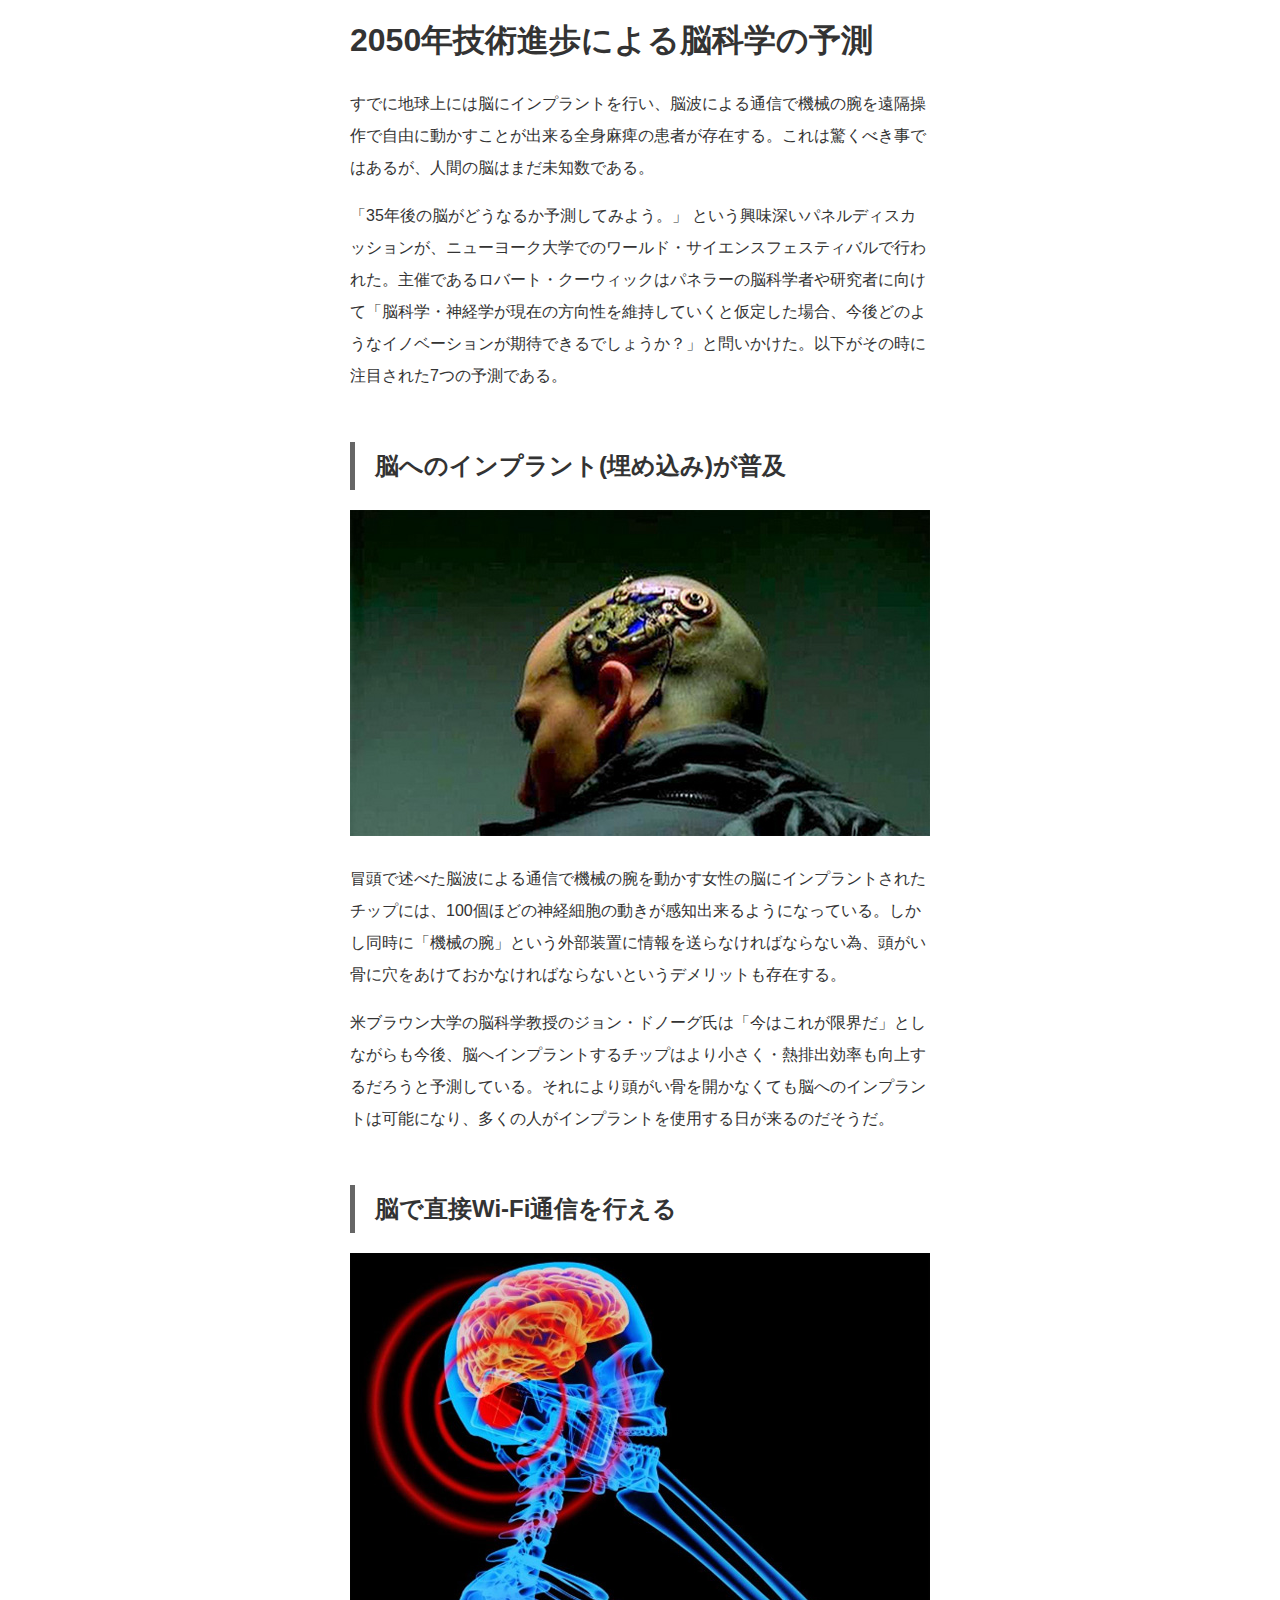
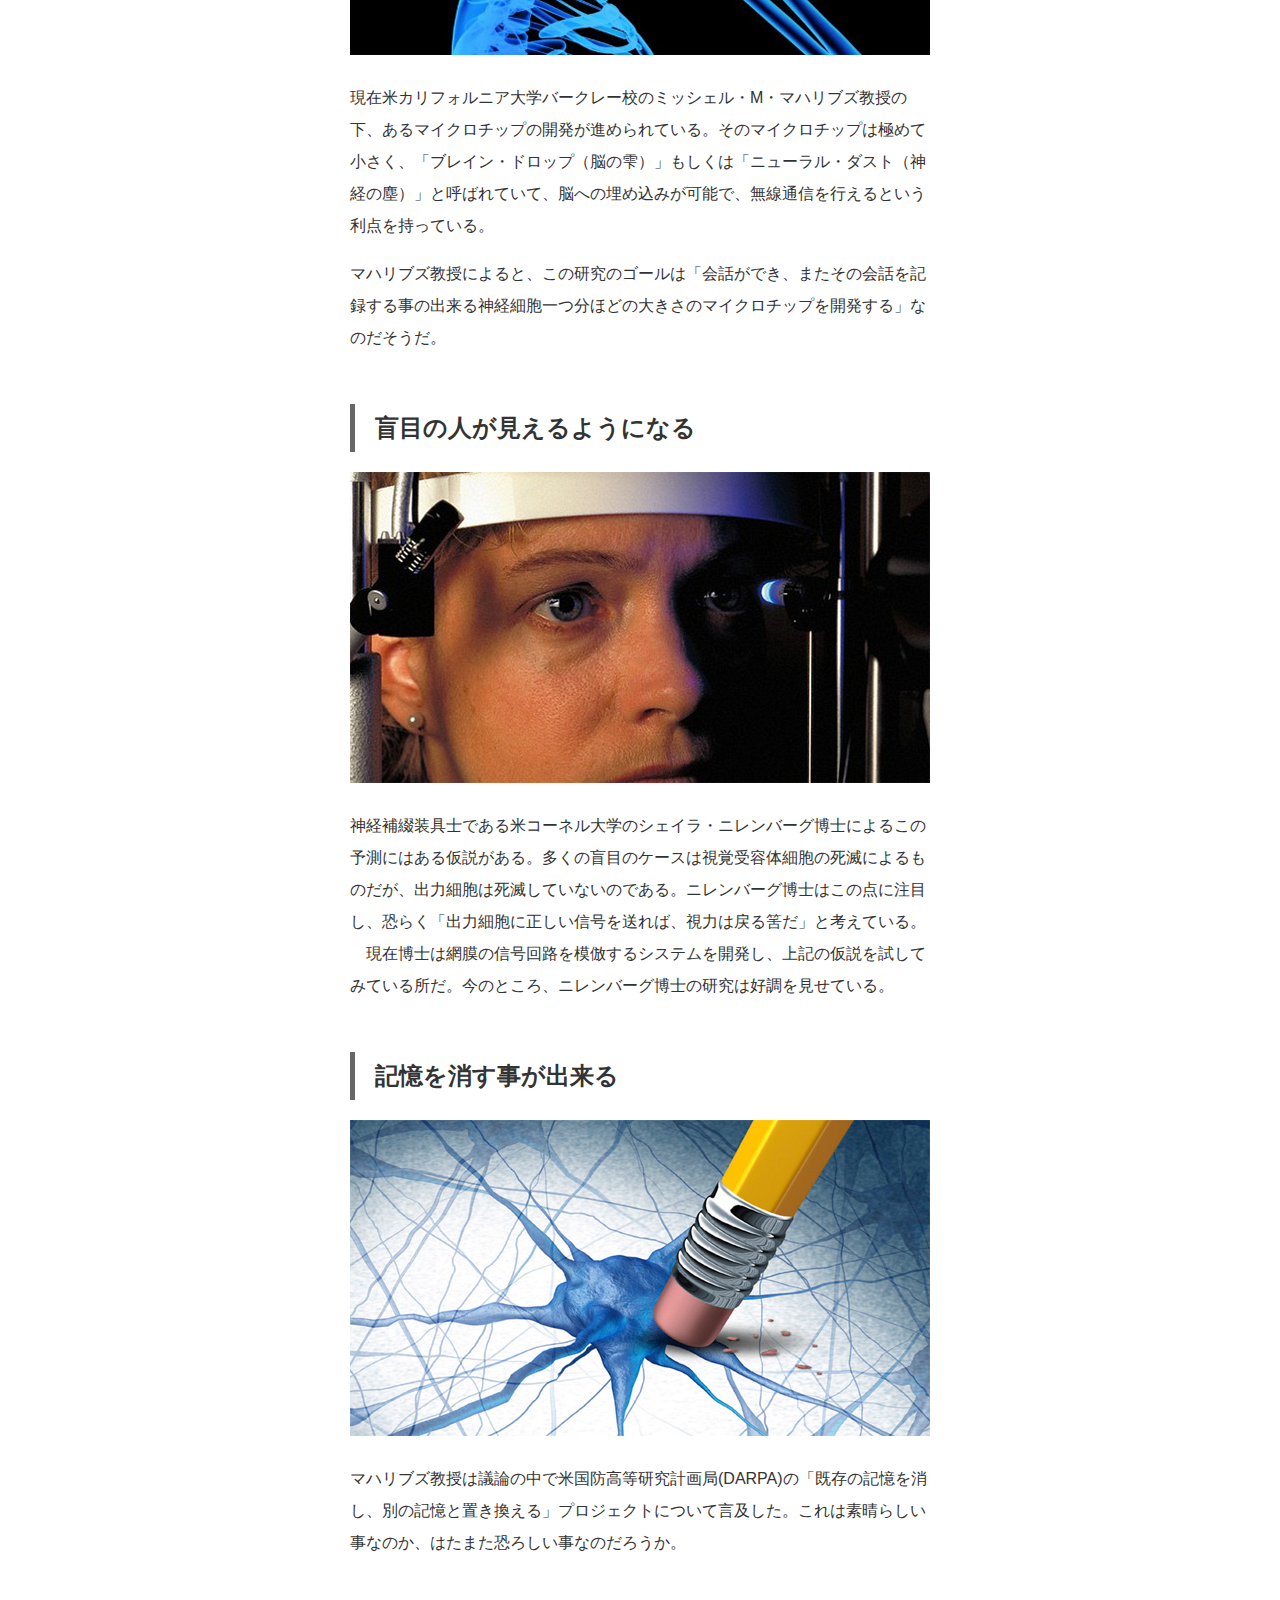
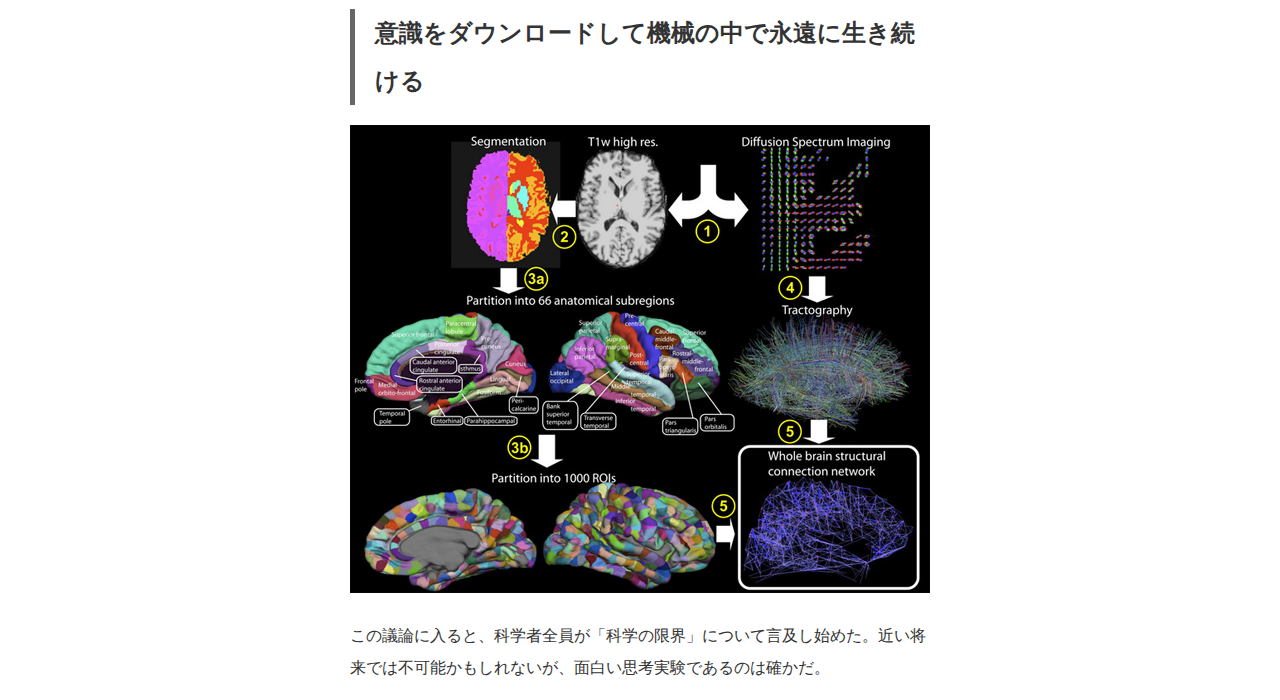
<file: 01_HTMLCSS/errorCheck/index.html>
<!DOCTYPE html>
<html lang="ja">
  <head>
    <meta charset="UTF-8" />
    <meta name="viewport" content="width=device-width, initial-scale=1.0" />
    <link rel="stylesheet" href="css/style.css" />
    <title>Document</title>
  </head>
  <body>
    <header class="gl-header">
      <h1>2050年技術進歩による脳科学の予測</h1>
    </header>
    <main>
      <p>
        すでに地球上には脳にインプラントを行い、脳波による通信で機械の腕を遠隔操作で自由に動かすことが出来る全身麻痺の患者が存在する。これは驚くべき事ではあるが、人間の脳はまだ未知数である。
      </p>
      <p>
        「35年後の脳がどうなるか予測してみよう。」
        という興味深いパネルディスカッションが、ニューヨーク大学でのワールド・サイエンスフェスティバルで行われた。主催であるロバート・クーウィックはパネラーの脳科学者や研究者に向けて「脳科学・神経学が現在の方向性を維持していくと仮定した場合、今後どのようなイノベーションが期待できるでしょうか？」と問いかけた。以下がその時に注目された7つの予測である。
      </p>
      <section>
        <h2>脳へのインプラント(埋め込み)が普及</h2>
        <img src="images/01.jpg" alt="脳へのインプラント" />
        <p>
          冒頭で述べた脳波による通信で機械の腕を動かす女性の脳にインプラントされたチップには、100個ほどの神経細胞の動きが感知出来るようになっている。しかし同時に「機械の腕」という外部装置に情報を送らなければならない為、頭がい骨に穴をあけておかなければならないというデメリットも存在する。
        </p>
        <p>
          米ブラウン大学の脳科学教授のジョン・ドノーグ氏は「今はこれが限界だ」としながらも今後、脳へインプラントするチップはより小さく・熱排出効率も向上するだろうと予測している。それにより頭がい骨を開かなくても脳へのインプラントは可能になり、多くの人がインプラントを使用する日が来るのだそうだ。
        </p>
      </section>
      <section>
        <h2>脳で直接Wi-Fi通信を行える</h2>
        <img src="images/02.jpg" alt="脳でWi-Fi通信" />
        <p>
          現在米カリフォルニア大学バークレー校のミッシェル・M・マハリブズ教授の下、あるマイクロチップの開発が進められている。そのマイクロチップは極めて小さく、「ブレイン・ドロップ（脳の雫）」もしくは「ニューラル・ダスト（神経の塵）」と呼ばれていて、脳への埋め込みが可能で、無線通信を行えるという利点を持っている。
        </p>
        <p>
          マハリブズ教授によると、この研究のゴールは「会話ができ、またその会話を記録する事の出来る神経細胞一つ分ほどの大きさのマイクロチップを開発する」なのだそうだ。
        </p>
      </section>
      <section>
        <h2>盲目の人が見えるようになる</h2>
        <img src="images/03.jpg" alt="盲目の人" />
        <p>
          神経補綴装具士である米コーネル大学のシェイラ・ニレンバーグ博士によるこの予測にはある仮説がある。多くの盲目のケースは視覚受容体細胞の死滅によるものだが、出力細胞は死滅していないのである。ニレンバーグ博士はこの点に注目し、恐らく「出力細胞に正しい信号を送れば、視力は戻る筈だ」と考えている。
          　現在博士は網膜の信号回路を模倣するシステムを開発し、上記の仮説を試してみている所だ。今のところ、ニレンバーグ博士の研究は好調を見せている。
        </p>
        <p></p>
      </section>

      <section>
        <h2>記憶を消す事が出来る</h2>
        <img src="images/04.jpg" alt="シナプスを消しゴムで消す" />
        <p>
          マハリブズ教授は議論の中で米国防高等研究計画局(DARPA)の「既存の記憶を消し、別の記憶と置き換える」プロジェクトについて言及した。これは素晴らしい事なのか、はたまた恐ろしい事なのだろうか。
        </p>
      </section>
      <section>
        <h2>意識をダウンロードして機械の中で永遠に生き続ける</h2>
        <img src="images/05.jpg" alt="意識をダウンロードする図" />
        <p>
          この議論に入ると、科学者全員が「科学の限界」について言及し始めた。近い将来では不可能かもしれないが、面白い思考実験であるのは確かだ。
        </p>
      </section>
    </main>
  </body>
</html>
</file>
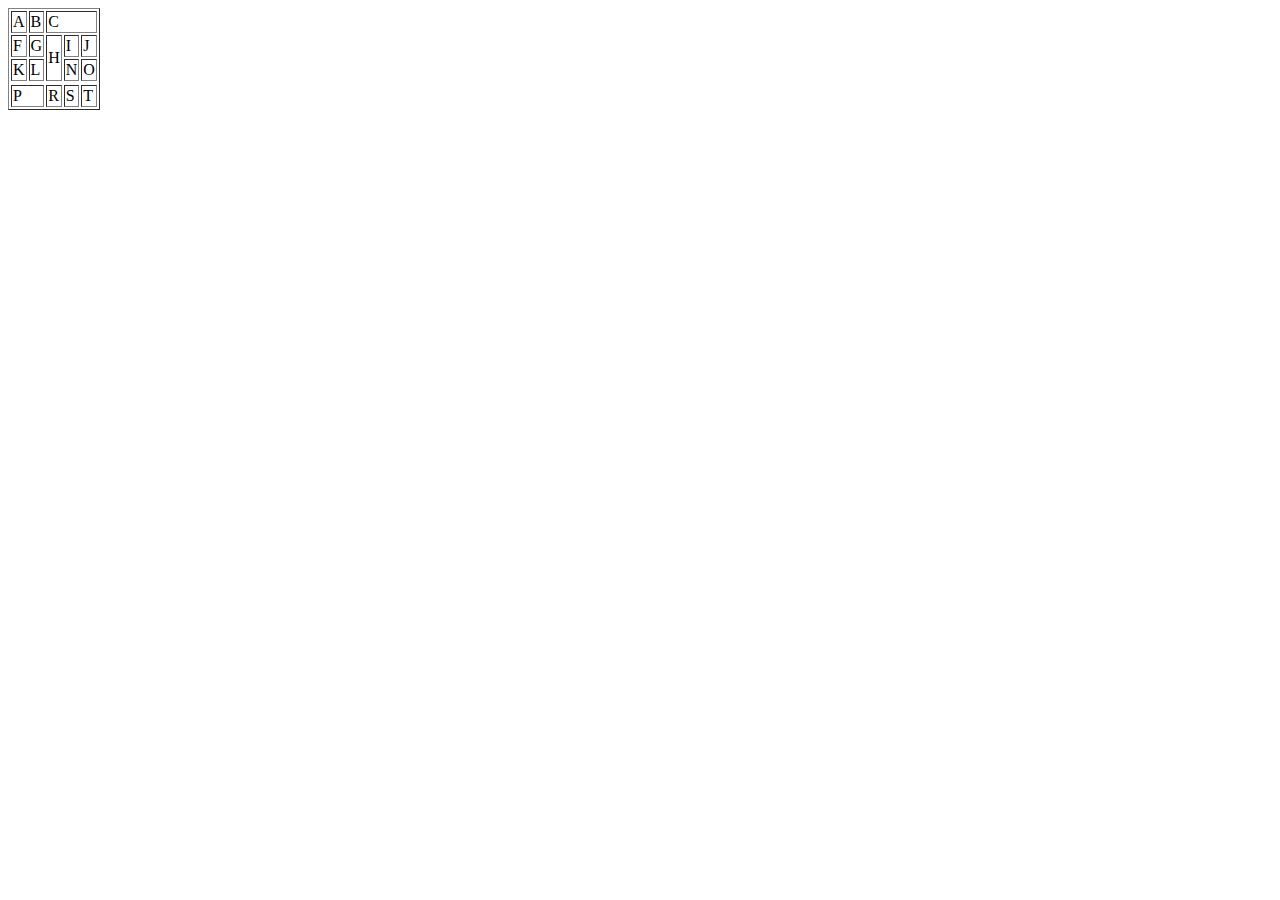
<file: 01_HTMLCSS/test/index.html>
<!DOCTYPE html>
<html lang="en">
  <head>
    <meta charset="UTF-8" />

    <meta name="viewport" content="width=device-width, initial-scale=1.0" />
    <title>サンプルサイト | ようこそ！〇〇から初める理想の第一歩へ！</title>
    <meta
      name="description"
      content="東京で30年、実績に裏付けされた確かなサービスをご提案致します"
    />
  </head>
  <body></body>
</html>

<!DOCTYPE html>
<html lang="en">
  <head>
    <meta charset="UTF-8" />
    <meta http-equiv="X-UA-Compatible" content="IE=edge" />
    <meta name="viewport" content="width=device-width, initial-scale=1.0" />
    <title>|</title>
    <meta name="description" content="" />
  </head>
  <body>
    <table border="1">
      <tr>
        <td>A</td>
        <td>B</td>
        <td colspan="3">C</td>
      </tr>
      <tr>
        <td>F</td>
        <td>G</td>
        <td rowspan="2">H</td>
        <td>I</td>
        <td>J</td>
      </tr>
      <tr>
        <td>K</td>
        <td>L</td>
        <td>N</td>
        <td>O</td>
      </tr>
      <tr></tr>
      <td colspan="2">P</td>
      <td>R</td>
      <td>S</td>
      <td>T</td>
    </table>
  </body>
</html>
</file>
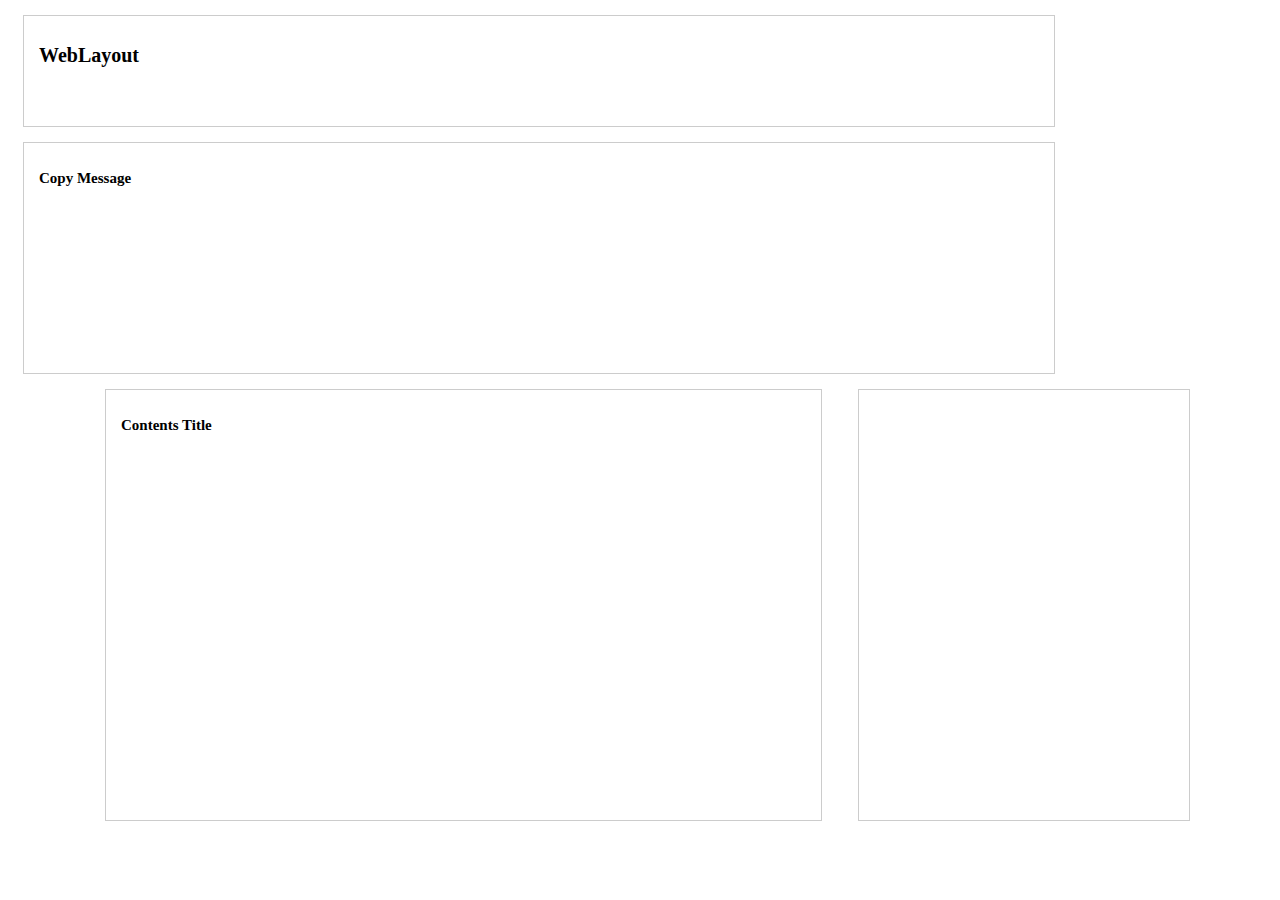
<file: 01_HTMLCSS/webLayout/index.html>
<!DOCTYPE html>
<html lang="en">
  <head>
    <meta charset="UTF-8" />
    <meta http-equiv="X-UA-Compatible" content="IE=edge" />
    <meta name="viewport" content="width=device-width, initial-scale=1.0" />
    <title>webLayout</title>
    <meta name="description" content= />

    <link rel="stylesheet" href="css/style.css" />
  </head>
  <body>
    <div class="wrapper">
      <header class="gl-header">
        <div class="container"><h1>WebLayout</h1></div>
      </header>

      <section class="top-hero">
        <div class="container"><h2>Copy Message</h2></div>
      </section>
      <div class="container clearfix">
        <main class="top-main">
          <section><h2>Contents Title</h2></section>
        </main>

        <aside class="top-side clearfix">
          <section></section>
        </aside>
      </div>
   <div　class="gl-footer">
    <footer></footer>
   </div>
    
</div>
  </body>
</html>
</file>
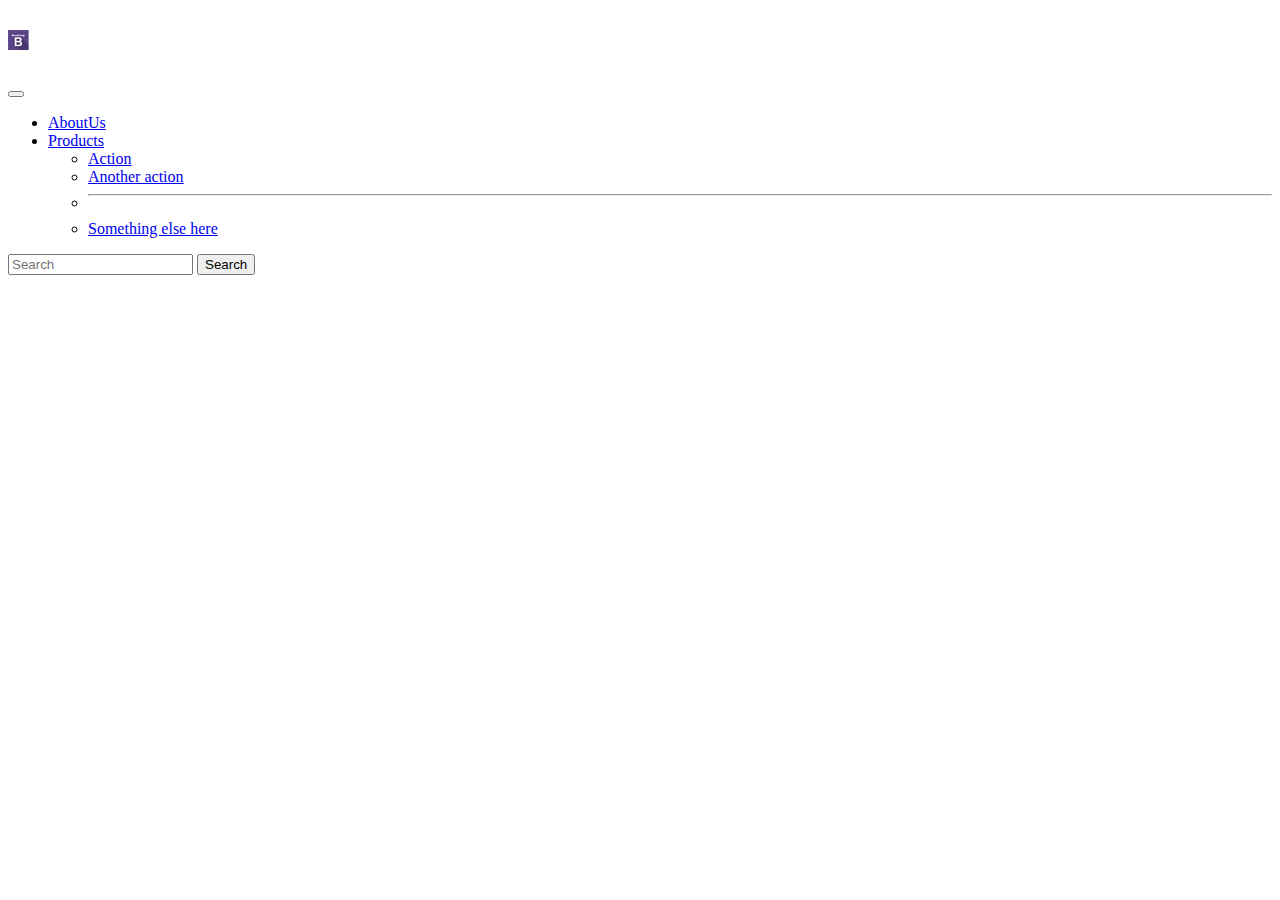
<file: 02_Bootstrap/bsProducts/index.html>
<!DOCTYPE html>
<html lang="en">
  <head>
    <meta charset="UTF-8" />
    <meta http-equiv="X-UA-Compatible" content="IE=edge" />
    <meta name="viewport" content="width=device-width, initial-scale=1.0" />
    <link
      href="https://cdn.jsdelivr.net/npm/bootstrap@5.1.3/dist/css/bootstrap.min.css"
      rel="stylesheet"
      integrity="sha384-1BmE4kWBq78iYhFldvKuhfTAU6auU8tT94WrHftjDbrCEXSU1oBoqyl2QvZ6jIW3"
      crossorigin="anonymous"
    />
    <title>Bootstrap Test</title>
  </head>
  <script
    src="https://cdn.jsdelivr.net/npm/bootstrap@5.1.3/dist/js/bootstrap.bundle.min.js"
    integrity="sha384-ka7Sk0Gln4gmtz2MlQnikT1wXgYsOg+OMhuP+IlRH9sENBO0LRn5q+8nbTov4+1p"
    crossorigin="anonymous"
  ></script>
  <body>
    <nav class="navbar navbar-expand-lg navbar-dark bg-dark fixed-top">
      <div class="container">
        <h1>
          <a class="navbar-brand" href="#"
            ><img src="./images-2/logo.png" alt="BootstrapTest Logo"
          /></a>
        </h1>
        <button
          class="navbar-toggler"
          type="button"
          data-bs-toggle="collapse"
          data-bs-target="#navbarSupportedContent"
        >
          <span class="navbar-toggler-icon"></span>
        </button>
        <div class="collapse navbar-collapse" id="navbarSupportedContent">
          <ul class="navbar-nav me-auto mb-2 mb-lg-0">
            <li class="nav-item">
              <a class="nav-link" href="#">AboutUs</a>
            </li>
            <li class="nav-item dropdown">
              <a
                class="nav-link dropdown-toggle"
                href="#"
                id="navbarDropdown"
                data-bs-toggle="dropdown"
              >
                Products
              </a>
              <ul class="dropdown-menu">
                <li><a class="dropdown-item" href="#">Action</a></li>
                <li><a class="dropdown-item" href="#">Another action</a></li>
                <li><hr class="dropdown-divider" /></li>
                <li>
                  <a class="dropdown-item" href="#">Something else here</a>
                </li>
              </ul>
            </li>
          </ul>
          <form class="d-flex">
            <input
              class="form-control me-2"
              type="search"
              placeholder="Search"
            />
            <button class="btn btn-outline-secondary" type="submit">
              Search
            </button>
          </form>
        </div>
      </div>
    </nav>
    <section class="topics container"></section>

    <script
      src="https://cdn.jsdelivr.net/npm/bootstrap@5.1.3/dist/js/bootstrap.bundle.min.js"
      integrity="sha384-ka7Sk0Gln4gmtz2MlQnikT1wXgYsOg+OMhuP+IlRH9sENBO0LRn5q+8nbTov4+1p"
      crossorigin="anonymous"
    ></script>

    <script
      src="https://cdn.jsdelivr.net/npm/@popperjs/core@2.10.2/dist/umd/popper.min.js"
      integrity="sha384-7+zCNj/IqJ95wo16oMtfsKbZ9ccEh31eOz1HGyDuCQ6wgnyJNSYdrPa03rtR1zdB"
      crossorigin="anonymous"
    ></script>
    <script
      src="https://cdn.jsdelivr.net/npm/bootstrap@5.1.3/dist/js/bootstrap.min.js"
      integrity="sha384-QJHtvGhmr9XOIpI6YVutG+2QOK9T+ZnN4kzFN1RtK3zEFEIsxhlmWl5/YESvpZ13"
      crossorigin="anonymous"
    ></script>
  </body>
</html>
</file>
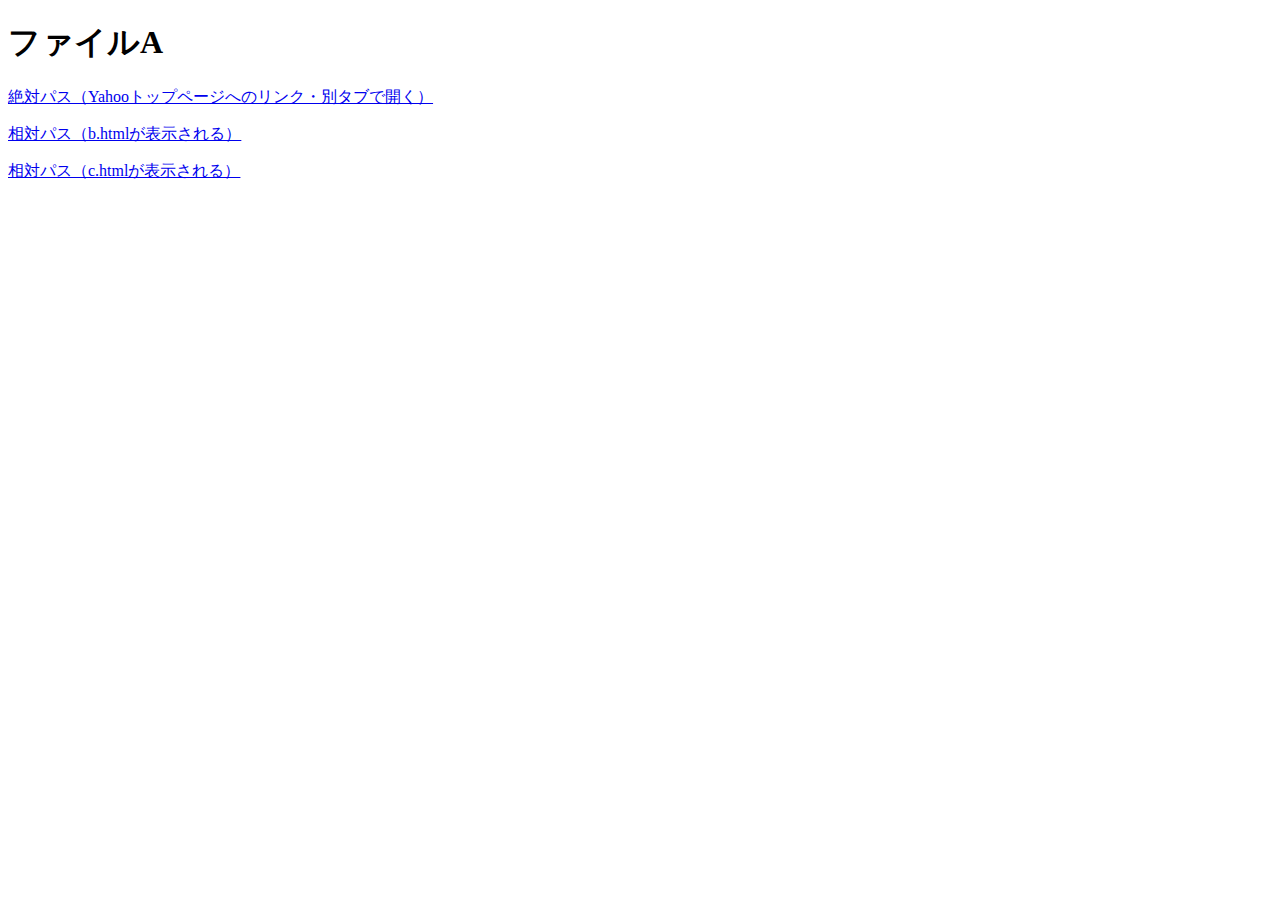
<file: 01_HTMLCSS/link/01/a.html>
<!DOCTYPE html>
<html lang="ja">
  <head>
    <meta charset="UTF-8" />
    <title>相対パス/絶対パス</title>
  </head>
  <body>
    <h1>ファイルA</h1>
    <p>
      <a href="http://yahoo.co.jp"
        >絶対パス（Yahooトップページへのリンク・別タブで開く）</a
      >
    </p>
    <p><a href="../02/03/04/b.html">相対パス（b.htmlが表示される）</a></p>
    <p><a href="../02/03/05/06/c.html">相対パス（c.htmlが表示される）</a></p>
  </body>
  <html></html>
</html>
</file>
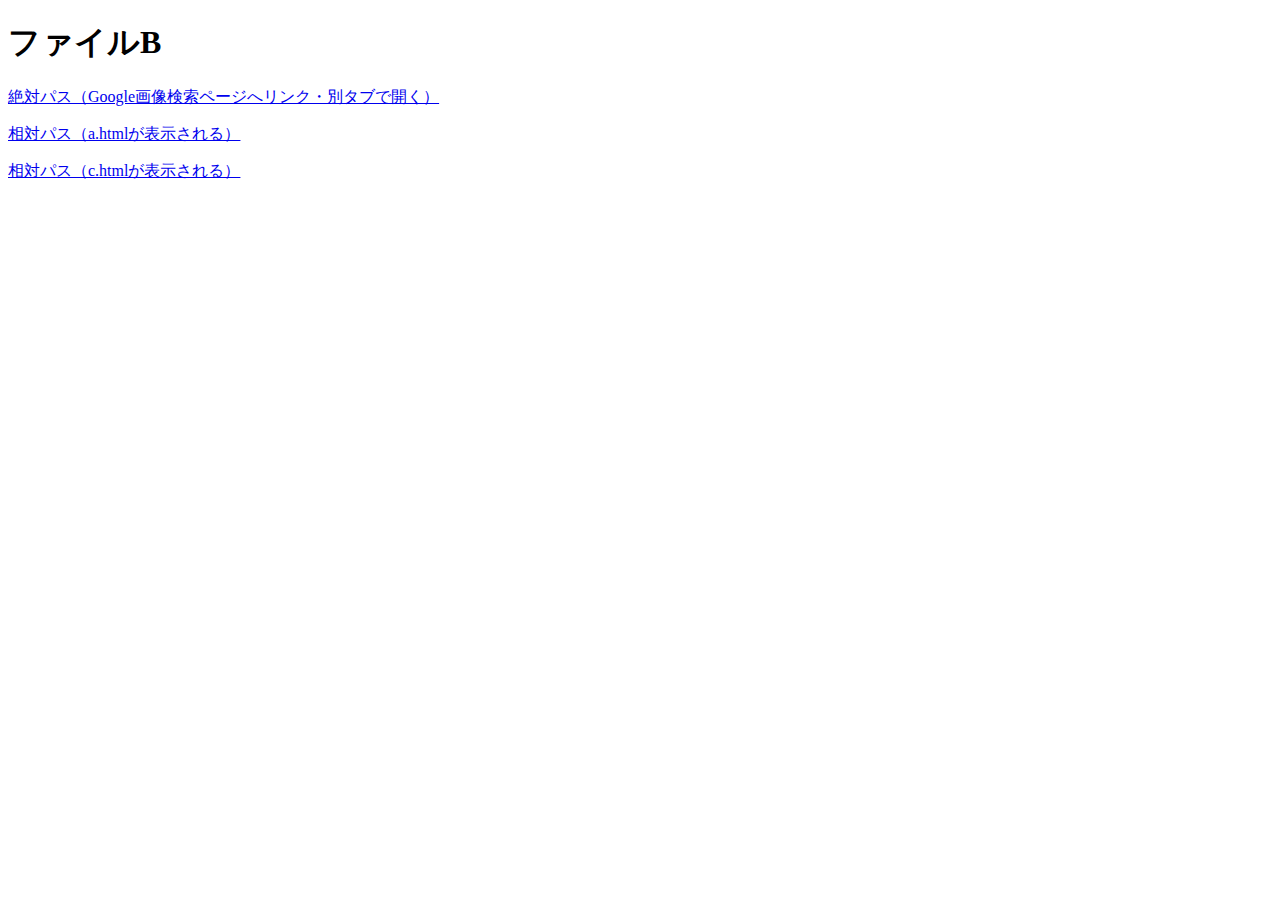
<file: 01_HTMLCSS/link/02/03/04/b.html>
<!DOCTYPE html>
<html lang="ja">
  <head>
    <meta charset="UTF-8" />
    <title>相対パス/絶対パス</title>
  </head>
  <body>
    <h1>ファイルB</h1>
    <p>
      <a href="https://www.google.co.jp/imghp?hl=ja"
        >絶対パス（Google画像検索ページへリンク・別タブで開く）</a
      >
    </p>
    <p><a href="../../../01/a.html">相対パス（a.htmlが表示される）</a></p>
    <p><a href="../05/06/c.html">相対パス（c.htmlが表示される）</a></p>
  </body>
</html>
</file>
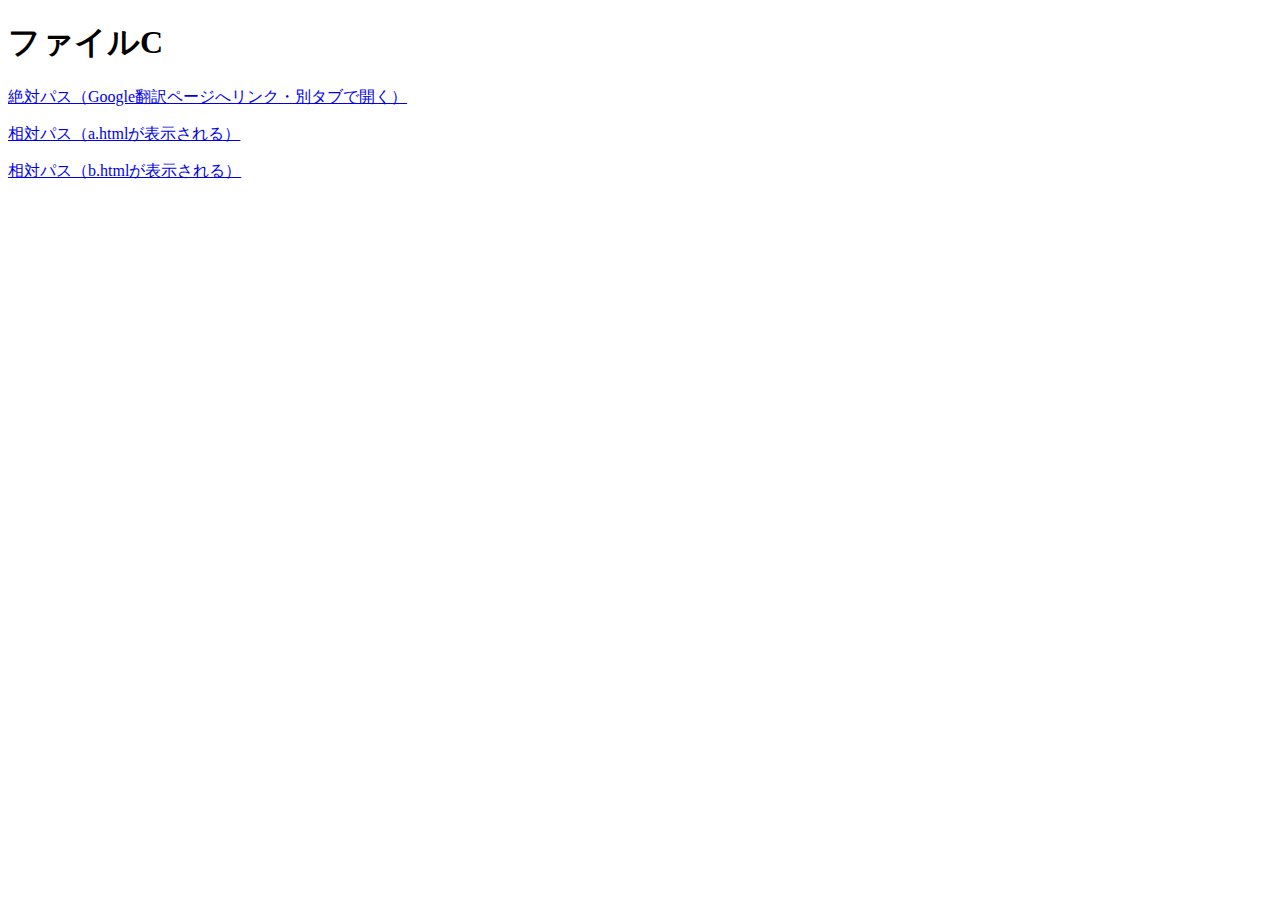
<file: 01_HTMLCSS/link/02/03/05/06/c.html>
<!DOCTYPE html>
<html lang="ja">
  <head>
    <meta charset="UTF-8" />
    <title>相対パス/絶対パス</title>
  </head>
  <body>
    <h1>ファイルC</h1>
    <p>
      <a href="https://translate.google.co.jp"
        >絶対パス（Google翻訳ページへリンク・別タブで開く）</a
      >
    </p>
    <p><a href="../../../../01/a.html">相対パス（a.htmlが表示される）</a></p>
    <p><a href="../../04/b.html">相対パス（b.htmlが表示される）</a></p>
  </body>
</html>
</file>
<file: 01_HTMLCSS/errorCheck/css/style.css>
@charset "utf-8";
@import url("https://fonts.googleapis.com/css2?family=Noto+Sans+JP:wght@400;700&display=swap");
/*-------------------------
	初期値
-------------------------*/
html {
  font-size: 62.5%;
}

body {
  font-family: "Helvetica Neue", Arial, "Hiragino Kaku Gothic ProN",
    "Hiragino Sans", Meiryo, sans-serif;
  color: #333;
  font-size: 1.6em;
  line-height: 2;
  font-feature-settings: "palt";
}

main,
h2 {
  /*-------------------------
	記事
-------------------------*/
}
h1,
main {
  width: 580px;
  margin: auto;
}

h2 {
  margin-top: 50px;
  padding-left: 20px;
  border-left: 5px solid #666;
}
</file>
<file: 01_HTMLCSS/webLayout/css/style.css>
html {
  font-size: 62.5%;
  scroll-behavior: smooth;
}

.container {
  margin: auto;
  max-width: 1100px;
}

.gl-header {
  border: 1px solid #ccc;
  padding: 15px;
  height: 80px;
  width: 1000px;
  margin: 15px;
}

.top-hero {
  border: 1px solid #ccc;
  padding: 15px;
  height: 200px;
  width: 1000px;
  margin: 0 15px 15px 15px;
}

.top-main {
  border: 1px solid #ccc;
  padding: 15px;
  height: 400px;
  width: 685px;
  float: left;
  margin: 0 15px 15px 15px;
}
.top-side {
  border: 1px solid #ccc;
  padding: 15px;
  height: 400px;
  width: 300px;
  float: right;
}

.gl-footer {
  border: 3px solid #ccc;
  padding: 15px;
  height: 80px;
  width: 1000px;
  margin: 15px;
}
.clearfix::after {
  content: "";
  display: block;
  clear: both;
}
</file>
